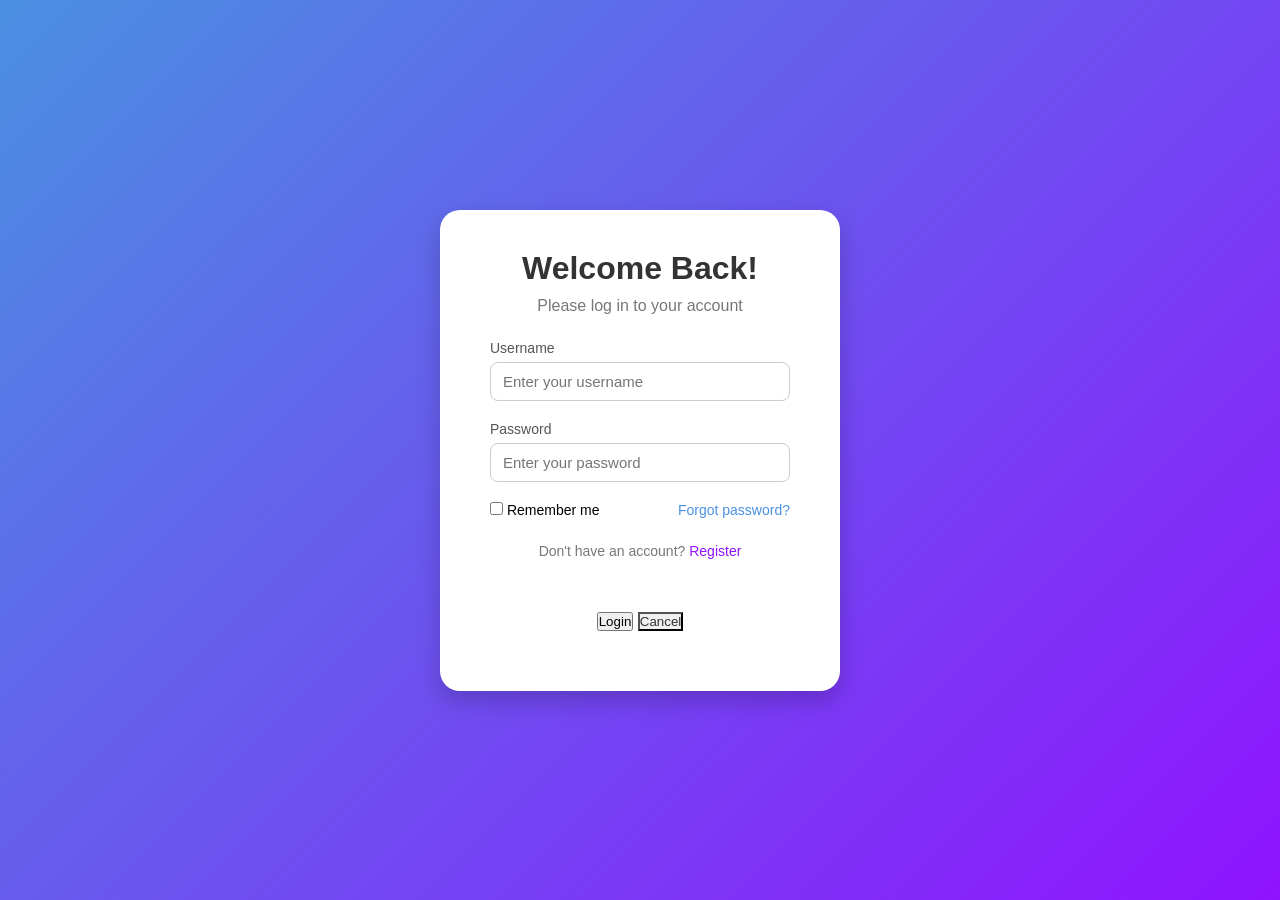
<file: index.html>
<!DOCTYPE html>
<html lang="en">
<head>
  <meta charset="UTF-8">
  <meta name="viewport" content="width=device-width, initial-scale=1.0">
  <title>Login Form</title>
  <link rel="stylesheet" href="login.css">
</head>
<body>
  <div class="login-container">
    <div class="login-box">
      <h1>Welcome Back!</h1>
      <p>Please log in to your account</p>
      
      <form id="loginForm" action="#" method="POST" novalidate>
        <div class="input-group">
          <label for="username">Username</label>
          <input type="text" id="username" name="username" placeholder="Enter your username" required>
        </div>

        <div class="input-group">
          <label for="password">Password</label>
          <input type="password" id="password" name="password" placeholder="Enter your password" required>
        </div>

        <div class="options">
          <label>
            <input type="checkbox" name="remember"> Remember me
          </label>
          <a href="#" class="forgot-password">Forgot password?</a>
        </div>

        <div class="signup-link">
          <p>Don't have an account? <a href="REGISTRATION.HTML">Register</a></p> 
        </div>

        <div class="button-style">
          <div id="loginError" role="alert" aria-live="polite" style="color:#c72; margin-bottom:10px; display:none;"></div>
          <button type="submit" class="login-btn">Login</button>
          <button type="reset" class="login-btn small" style="margin-top:8px; background:#f0f0f0; color:#333; box-shadow:none;">Cancel</button>
        </div>
      </form>

      <script>
        (function () {
          const form = document.getElementById('loginForm');
          const username = document.getElementById('username');
          const password = document.getElementById('password');
          const errorEl = document.getElementById('loginError');

          function showError(msg) {
            errorEl.textContent = msg;
            errorEl.style.display = 'block';
          }

          function clearError() {
            errorEl.textContent = '';
            errorEl.style.display = 'none';
          }

          form.addEventListener('submit', function (e) {
            e.preventDefault();
            clearError();

            const userVal = (username.value || '').trim();
            const passVal = (password.value || '');

            if (userVal === 'admin' && passVal === 'admin') {
              window.location.href = 'HOMEPAGE.HTML';
            } else {
              showError('Incorrect username or password.');
              password.value = '';
              password.focus();
            }
          });

          username.addEventListener('input', clearError);
          password.addEventListener('input', clearError);
        })();
      </script>
    </div>
  </div>
</body>
</html>
</file>
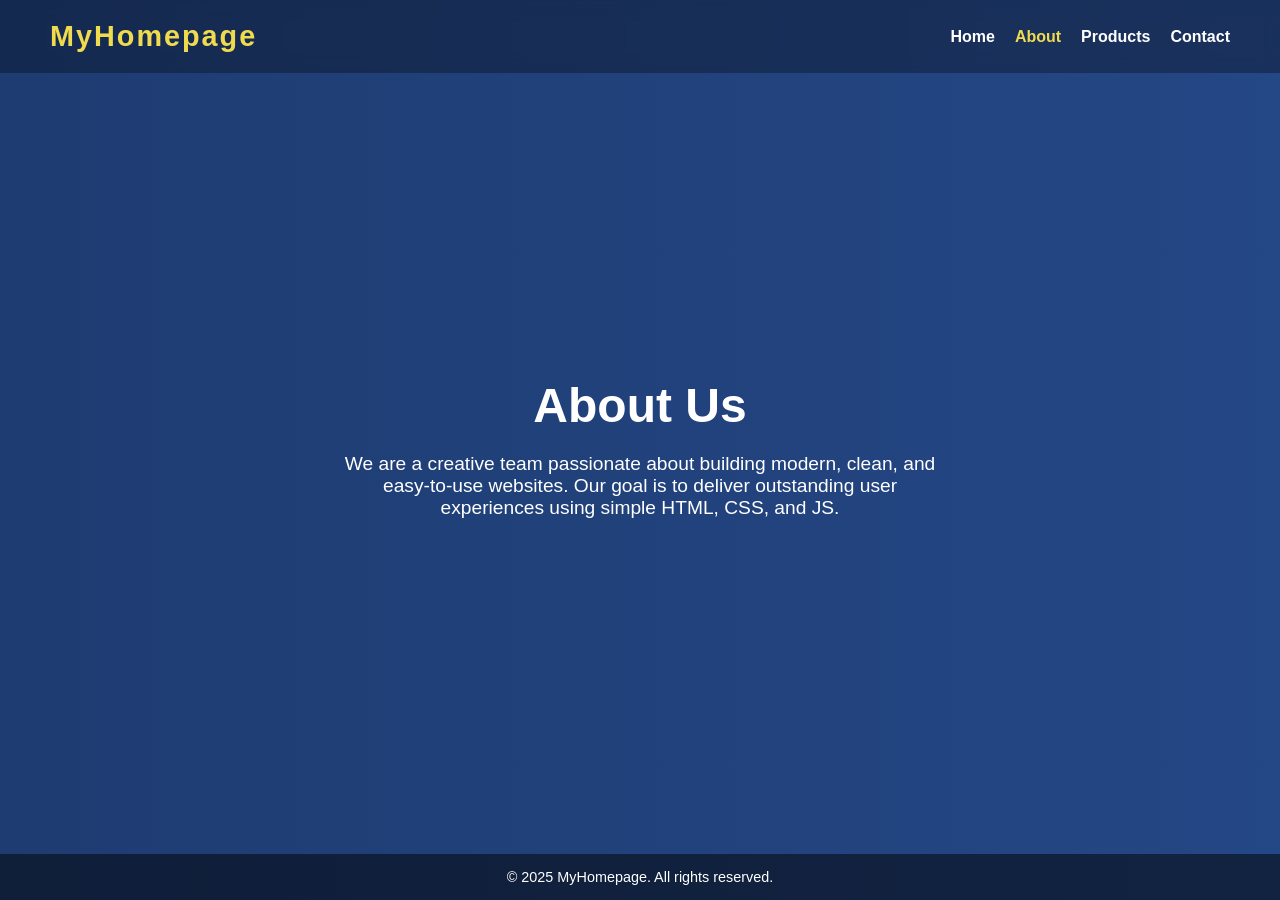
<file: about.html>
<!DOCTYPE html>
<html lang="en">
<head>
  <meta charset="UTF-8">
  <meta name="viewport" content="width=device-width, initial-scale=1.0">
  <title>About Us</title>
  <link rel="stylesheet" href="homepage.css">
</head>
<body>

<header>
  <h1>MyHomepage</h1>
  <nav>
    <ul>
      <li><a href="HOMEPAGE.HTML">Home</a></li>
      <li><a href="ABOUT.HTML" style="color:#f0db4f;">About</a></li>
      <li><a href="PRODUCTS.HTML">Products</a></li>
      <li><a href="contact.html">Contact</a></li>
    </ul>
  </nav>
</header>

<section class="hero">
  <h2>About Us</h2>
  <p>
    We are a creative team passionate about building modern, clean,  
    and easy-to-use websites. Our goal is to deliver outstanding  
    user experiences using simple HTML, CSS, and JS.
  </p>
</section>

<footer>
  &copy; 2025 MyHomepage. All rights reserved.
</footer>

</body>
</html>
</file>
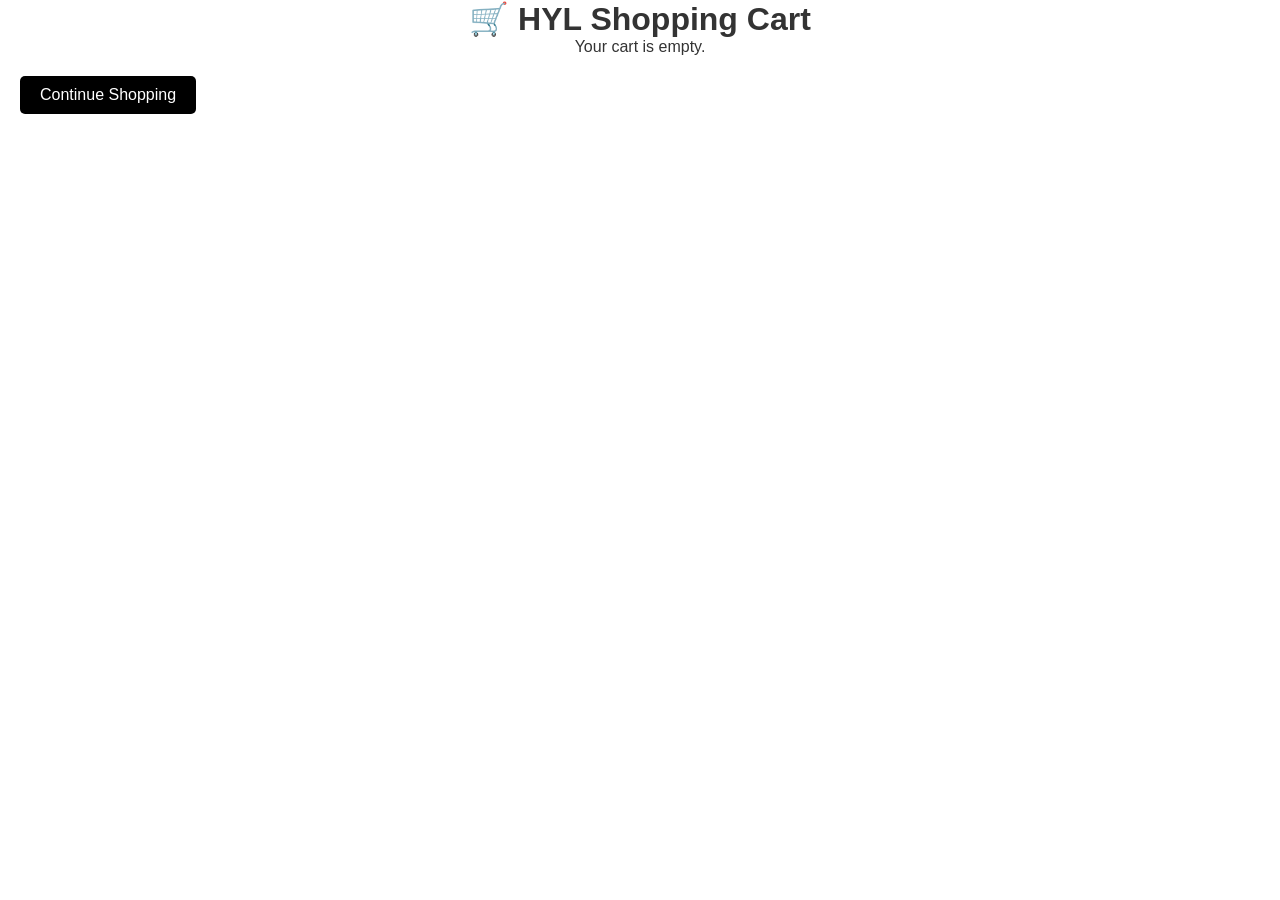
<file: cart.html>
<!DOCTYPE html>
<html lang="en">
<head>
<meta charset="UTF-8">
<title>Your Cart</title>
<link rel="stylesheet" href="product.css">
</head>
<body>

<h1 style="text-align:center;">🛒 HYL Shopping Cart</h1>

<div id="cart-list"></div>

<script>
let cart = JSON.parse(localStorage.getItem("cart") || "[]");

document.getElementById("cart-list").innerHTML =
  cart.length === 0
  ? "<p style='text-align:center;'>Your cart is empty.</p>"
  : cart.map(item => `
      <div class="cart-item">
        <img src="${item.img}" class="cart-img">
        <div>
          <h3>${item.name}</h3>
          <p class="price">₱${item.price}</p>
        </div>
        
      </div>
    `).join("");
   

</script>
 <a href="PRODUCTS.HTML" class="bck-btn">Continue Shopping</a>
</body>
</html>
</file>
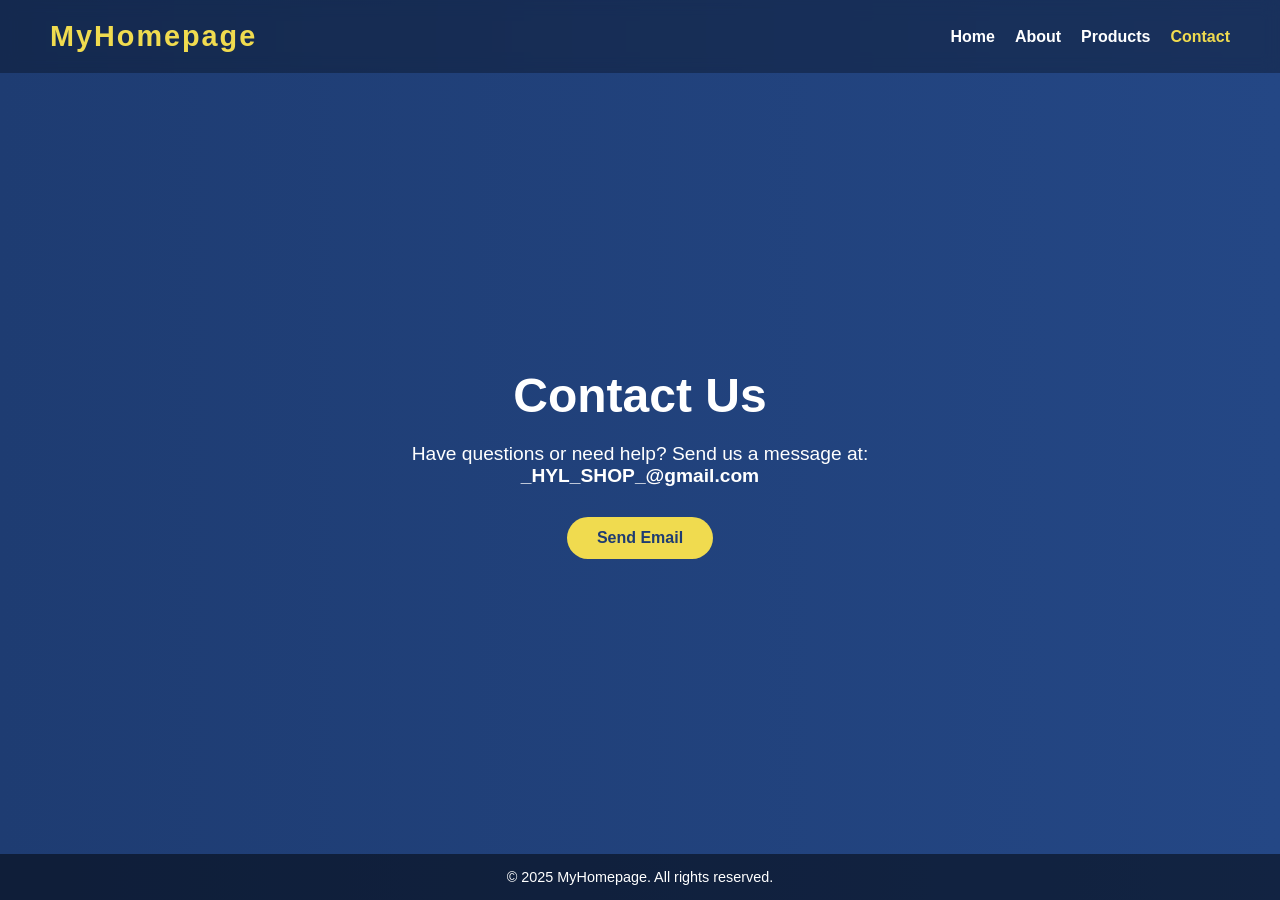
<file: contact.html>
<!DOCTYPE html>
<html lang="en">
<head>
  <meta charset="UTF-8">
  <meta name="viewport" content="width=device-width, initial-scale=1.0">
  <title>Contact Us</title>
  <link rel="stylesheet" href="homepage.css">
</head>
<body>

<header>
  <h1>MyHomepage</h1>
  <nav>
    <ul>
      <li><a href="HOMEPAGE.HTML">Home</a></li>
      <li><a href="about.html">About</a></li>
      <li><a href="PRODUCTS.HTML">Products</a></li>
      <li><a href="contact.html" style="color:#f0db4f;">Contact</a></li>
    </ul>
  </nav>
</header>

<section class="hero">
  <h2>Contact Us</h2>
  <p>
    Have questions or need help?  
    Send us a message at: <b_HYL_SHOP_r><br>
    <strong>_HYL_SHOP_@gmail.com</strong>
  </p>
  <a href="_HYL_SHOP_@gmail.com" class="btn">Send Email</a>
</section>

<footer>
  &copy; 2025 MyHomepage. All rights reserved.
</footer>

</body>
</html>
</file>
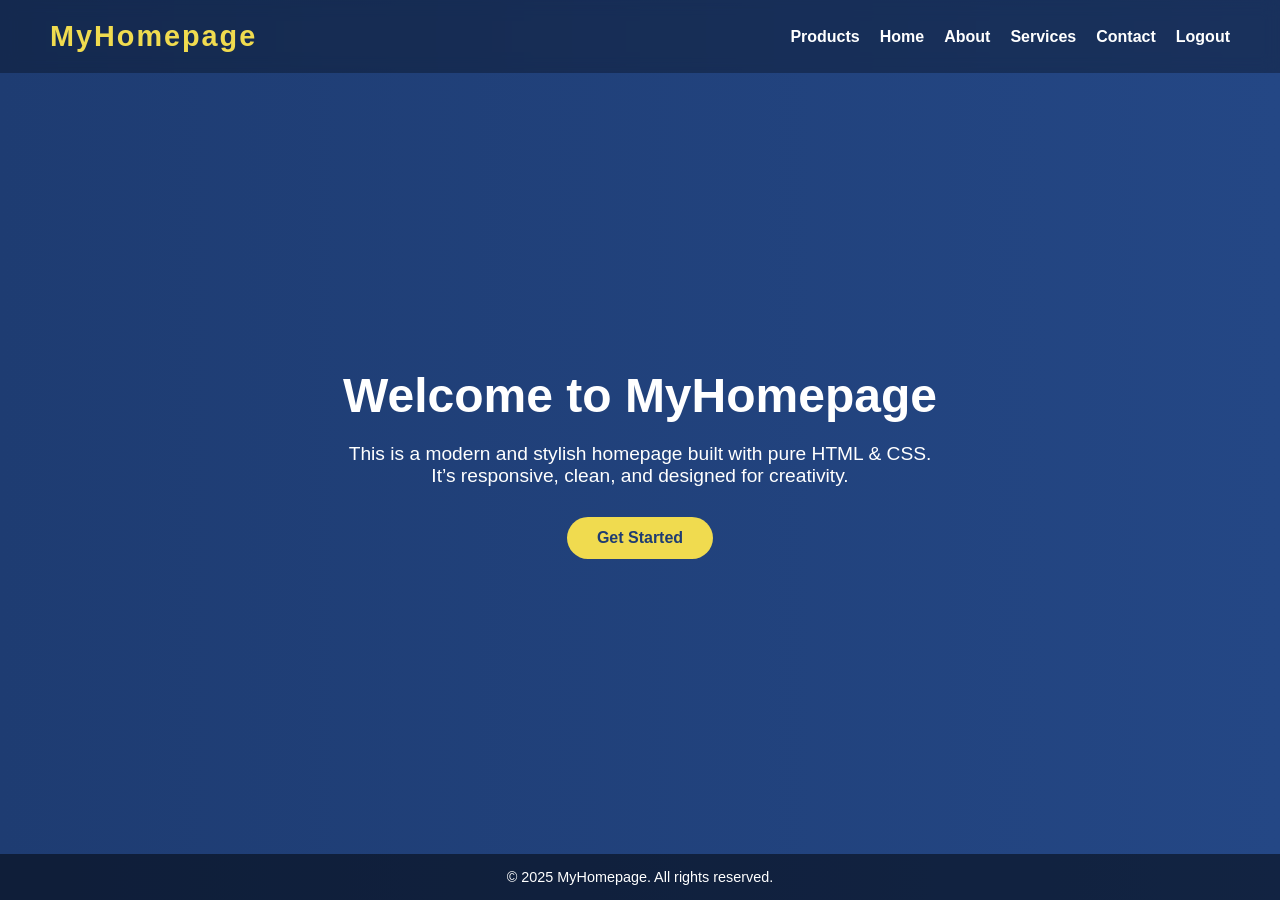
<file: homepage.html>
<!DOCTYPE html>
<html lang="en">
<head>
  <meta charset="UTF-8">
  <meta name="viewport" content="width=device-width, initial-scale=1.0">
  <title>Creative Homepage</title>
  <link rel="stylesheet" href="homepage.css">
</head>
<body>
  <header>
    <h1>MyHomepage</h1>
    <nav>
      <ul>
     
        <li><a href="PRODUCTS.HTML">Products</a></li>
        <li><a href="HOMEPAGE.HTML">Home</a></li>
        <li><a href="ABOUT.HTML">About</a></li>
        <li><a href="HOMEPAGE.HTML">Services</a></li>
        <li><a href="CONTACT.HTML">Contact</a></li>
        <li><a href="LOGIN.HTML">Logout</a></li>
        
      </ul>
    </nav>
  </header>

  <section class="hero">
    <h2>Welcome to MyHomepage</h2>
    <p>
      This is a modern and stylish homepage built with pure HTML & CSS. 
      It’s responsive, clean, and designed for creativity.
    </p>
    <a href="#" class="btn">Get Started</a>
  </section>

  <footer>
    &copy; 2025 MyHomepage. All rights reserved.
  </footer>
</body>
</html>
</file>
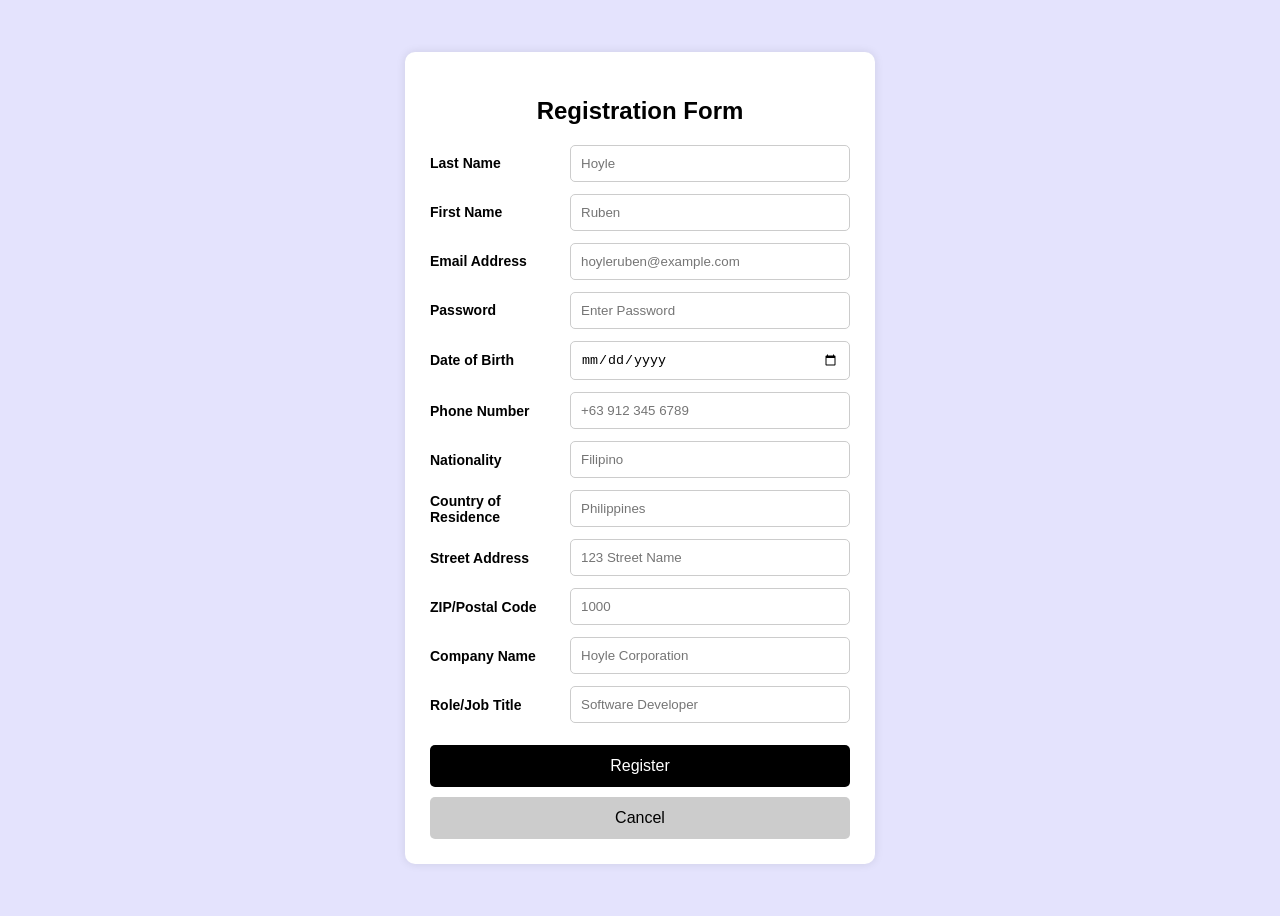
<file: registration.html>
<!DOCTYPE html>
<html lang="en">
<head>
<meta charset="UTF-8">
<meta name="viewport" content="width=device-width, initial-scale=1.0">
<title>Minimalist Registration Form</title>

<style>
    body {
        font-family: Arial, sans-serif;
        background: #e4e3fd;
        display: flex;
        justify-content: center;
        align-items: center;
        height: 100vh;
    }

    .container {
        background: #ffffff;
        padding: 25px;
        width: 420px;
        border-radius: 10px;
        box-shadow: 0 0 10px rgba(0,0,0,0.1);
    }

    h2 {
        text-align: center;
        margin-bottom: 20px;
        font-weight: 600;
    }

    .form-group {
        display: flex;
        align-items: center;
        margin-bottom: 12px;
    }

    .form-group label {
        width: 140px;
        font-size: 14px;
        font-weight: bold;
    }

    .form-group input {
        flex: 1;
        padding: 10px;
        border: 1px solid #ccc;
        border-radius: 5px;
        transition: 0.3s;
    }

    .form-group input:focus {
        border-color: #000;
    }

    .btn {
        width: 100%;
        padding: 12px;
        margin-top: 10px;
        border: none;
        border-radius: 5px;
        cursor: pointer;
        font-size: 16px;
    }

    .register-btn {
        background: #000;
        color: #fff;
    }

    .cancel-btn {
        background: #ccc;
    }

    .success-message {
        display: none;
        text-align: center;
        color: green;
        font-weight: bold;
        margin-bottom: 10px;
    }
</style>
</head>
<body>

<div class="container">
    <h2>Registration Form</h2>

    <div class="success-message" id="successMessage">You Are Successfully Register!</div>

    <form id="registrationForm">

        <div class="form-group">
            <label>Last Name</label>
            <input type="text" id="lname" placeholder="Hoyle">
        </div>

        <div class="form-group">
            <label>First Name</label>
            <input type="text" id="fname" placeholder="Ruben">
        </div>

        <div class="form-group">
            <label>Email Address</label>
            <input type="email" id="email" placeholder="hoyleruben@example.com">
        </div>

        <div class="form-group">
            <label>Password</label>
            <input type="password" id="password" placeholder="Enter Password">
        </div>

        <div class="form-group">
            <label>Date of Birth</label>
            <input type="date" id="dob">
        </div>

        <div class="form-group">
            <label>Phone Number</label>
            <input type="text" id="phone" placeholder="+63 912 345 6789">
        </div>

        <div class="form-group">
            <label>Nationality</label>
            <input type="text" id="nationality" placeholder="Filipino">
        </div>  

        <div class="form-group">
            <label>Country of Residence</label>
            <input type="text" id="country" placeholder="Philippines">
        </div>

        <div class="form-group">
            <label>Street Address</label>
            <input type="text" id="address" placeholder="123 Street Name">
        </div>

        <div class="form-group">
            <label>ZIP/Postal Code</label>
            <input type="text" id="zip" placeholder="1000">
        </div>

        <div class="form-group">
            <label>Company Name</label>
            <input type="text" id="company" placeholder="Hoyle Corporation">
        </div>

        <div class="form-group">
            <label>Role/Job Title</label>
            <input type="text" id="job" placeholder="Software Developer">
        </div>

        <button type="button" class="btn register-btn" onclick="registerUser()">Register</button>
        <button type="button" class="btn cancel-btn" onclick="cancelRegister()">Cancel</button>
    </form>
</div>

<script>
function registerUser() {
    let inputs = document.querySelectorAll("input");
    let isValid = true;

    inputs.forEach(input => {
        if (input.value.trim() === "") {
            input.value = "";
            input.placeholder = "Required Field!";
            input.style.borderColor = "red";
            isValid = false;
        } else {
            input.style.borderColor = "#ccc";
        }
    });

    if (!isValid) return;

    document.getElementById("successMessage").style.display = "block";

    setTimeout(() => {
        window.location.href = "LOGIN.HTML"; 
    }, 2000);
}

function cancelRegister() {
    window.location.href = "LOGIN.HTML"; 
}
</script>

</body>
</html>
</file>
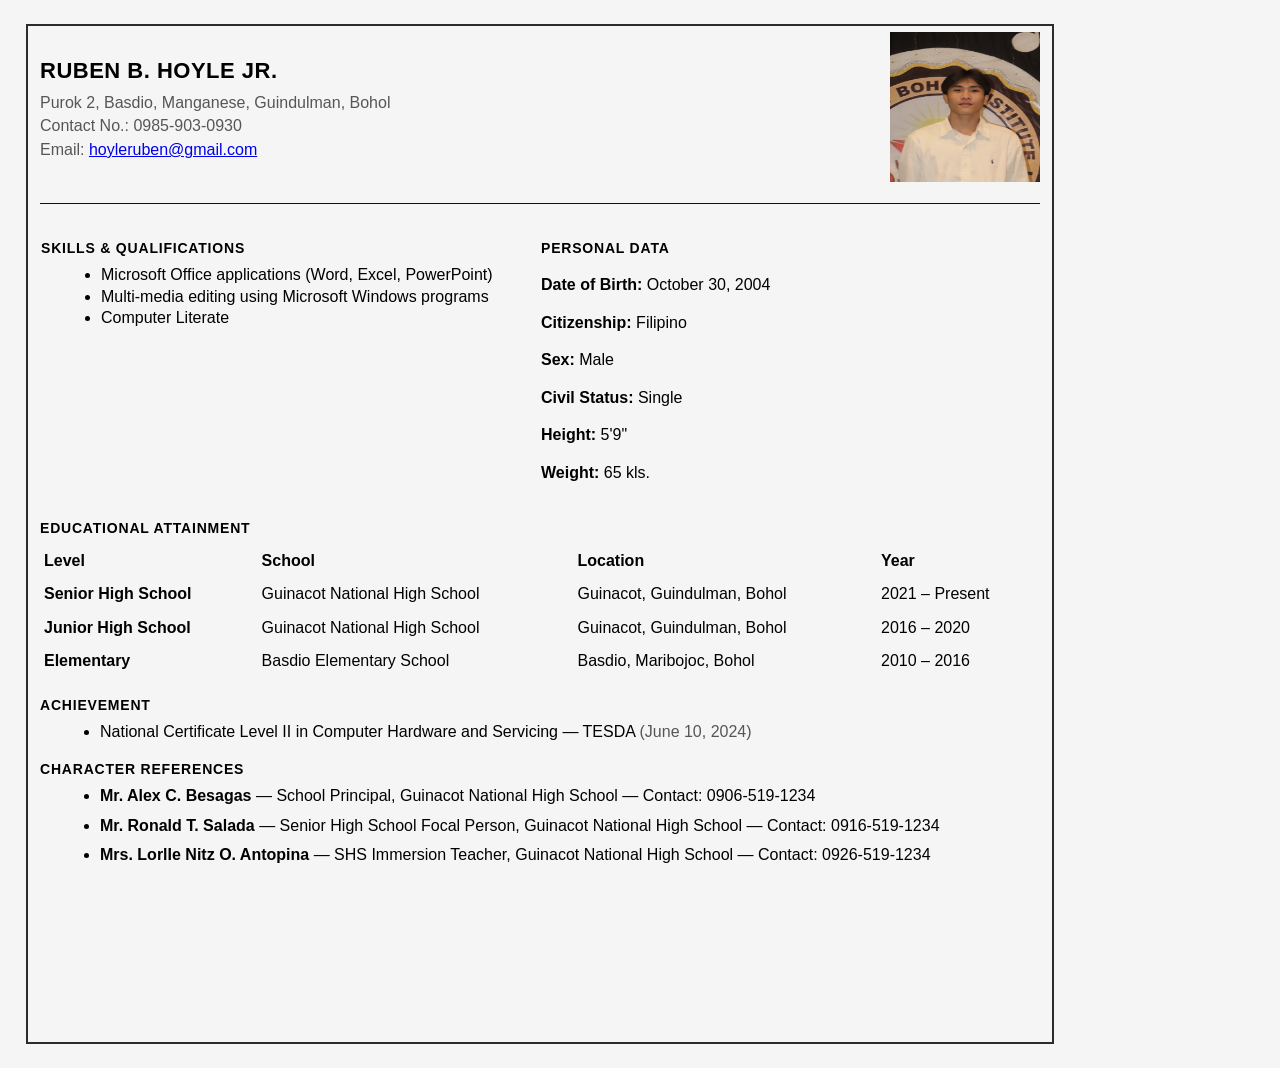
<file: resume.html>
<!DOCTYPE html>
<html lang="en">
<head>
  <meta charset="UTF-8" />
  <meta name="viewport" content="width=device-width, initial-scale=1" />
    <link rel="stylesheet" href="resume.css">
  <title>RUBEN B. HOYLE JR. - Resume</title>

</head>
<body>

  <fieldset style="width: 1000px; height: 1000px; border: 2px solid rgb(47, 43, 43); align-items: center;">
  
  <div class="top">
    <div class="left">
      <h1>RUBEN B. HOYLE JR.</h1>
      <p class="muted">Purok 2, Basdio, Manganese, Guindulman, Bohol</p>
      <p class="muted">Contact No.: 0985-903-0930</p>
      <p class="muted">Email: <a href="mailto:hoyleruben@gmail.com">hoyleruben@gmail.com</a></p>
    </div>
    <div class="right">

    <img src="PICTURE/ruben.jpg" width="150" height="150">
    </div>
  </div>

  <hr />

  <table class="two-col">
    <tr>
      <td>
        <h2>Skills &amp; Qualifications</h2>
        <ul>
          <li>Microsoft Office applications (Word, Excel, PowerPoint)</li>
          <li>Multi-media editing using Microsoft Windows programs</li>
          <li>Computer Literate</li>
        </ul>
      </td>
      <td>
        <h2>Personal Data</h2>
        <p><span class="label">Date of Birth:</span> October 30, 2004</p>
        <p><span class="label">Citizenship:</span> Filipino</p>
        <p><span class="label">Sex:</span> Male</p>
        <p><span class="label">Civil Status:</span> Single</p>
        <p><span class="label">Height:</span> 5'9"</p>
        <p><span class="label">Weight:</span> 65 kls.</p>
      </td>
    </tr>
  </table>

  
  <h2>Educational Attainment</h2>
  <table class="edu-table">
    <thead>
      <tr>
        <th>Level</th>
        <th>School</th>
        <th>Location</th>
        <th>Year</th>
      </tr>
    </thead>
    <tbody>
      <tr>
        <td><strong>Senior High School</strong></td>
        <td>Guinacot National High School</td>
        <td>Guinacot, Guindulman, Bohol</td>
        <td>2021 – Present</td>
      </tr>
      <tr>
        <td><strong>Junior High School</strong></td>
        <td>Guinacot National High School</td>
        <td>Guinacot, Guindulman, Bohol</td>
        <td>2016 – 2020</td>
      </tr>
      <tr>
        <td><strong>Elementary</strong></td>
        <td>Basdio Elementary School</td>
        <td>Basdio, Maribojoc, Bohol</td>
        <td>2010 – 2016</td>
      </tr>
    </tbody>
  </table>

  
  <h2>Achievement</h2>
  <ul>
    <li>
      National Certificate Level II in Computer Hardware and Servicing — TESDA
      <span class="muted"> (June 10, 2024)</span>
    </li>
  </ul>

  
  <h2>Character References</h2>
  <ul class="refs">
    <li>
      <strong>Mr. Alex C. Besagas</strong> — School Principal, Guinacot National High School —
      Contact: 0906-519-1234
    </li>
    <li>
      <strong>Mr. Ronald T. Salada</strong> — Senior High School Focal Person, Guinacot National High School —
      Contact: 0916-519-1234
    </li>
    <li>
      <strong>Mrs. LorlIe Nitz O. Antopina</strong> — SHS Immersion Teacher, Guinacot National High School —
      Contact: 0926-519-1234
    </li>
  </ul>
  </fieldset>
</body>
</html>
</file>
<file: login.css>
* {
  margin: 0;
  padding: 0;
  box-sizing: border-box;
  font-family: "Poppins", sans-serif;
}


body {
  background: linear-gradient(135deg, #4a90e2, #9013fe);
  height: 100vh;
  display: flex;
  align-items: center;
  justify-content: center;
  animation: fadeBg 6s infinite alternate;
}


.login-container {
  display: flex;
  justify-content: center;
  align-items: center;
  width: 100%;
  padding: 20px;
}

.login-box {
  background: #fff;
  padding: 40px 50px;
  border-radius: 20px;
  box-shadow: 0 10px 25px rgba(0, 0, 0, 0.2);
  width: 100%;
  max-width: 400px;
  text-align: center;
 animation: fadeSlide 1s ease forwards;
transform: translateY(50px);
opacity: 0;
}

.login-box h1 {
  margin-bottom: 10px;
  color: #333;
}

.login-box p {
  color: #777;
  margin-bottom: 25px;
}

.input-group {
  text-align: left;
  margin-bottom: 20px;
}

.input-group label {
  font-size: 14px;
  color: #555;
  display: block;
  margin-bottom: 6px;
}

.input-group input {
  width: 100%;
  padding: 10px 12px;
  border: 1px solid #ccc;
  border-radius: 8px;
  outline: none;
  font-size: 15px;
  transition: 0.3s;
}

.input-group input:focus {
  border-color: #4a90e2;
  box-shadow: 0 0 5px rgba(74, 144, 226, 0.5);
    animation: inputGlow 0.4s ease forwards;
    outline: none;
}

.options {
  display: flex;
  justify-content: space-between;
  align-items: center;
  font-size: 14px;
  margin-bottom: 25px;
}

.options a {
  color: #4a90e2;
  text-decoration: none;
  transition: 0.3s;
}

.options a:hover {
  text-decoration: underline;
}

 .button-style{
      padding: 20px 20px;
      text-align: center;
      border-radius: 30px;
      
      
    }
    button:hover {
      background-color: rgb(69, 66, 66);
      color: white;
      transform: scale(1.1);
      animation: buttonPop 0.2s ease forwards;
    }


.signup-link {
  margin-top: 10px;
  font-size: 14px;
}

.signup-link a {
  color: #9013fe;
  text-decoration: none;
  font-weight: 500;
  transition: 0.3s;
}

.signup-link a:hover {
  text-decoration: underline;
}
@keyframes fadeSlide {
    0% {
        opacity: 0;
        transform: translateY(30px);
    }
    100% {
        opacity: 1;
        transform: translateY(0);
    }
}

@keyframes inputGlow {
    0% { box-shadow: 0 0 0 rgba(0,0,0,0); }
    100% { box-shadow: 0 0 12px rgba(255,255,255,0.4); }
}

@keyframes buttonPop {
    0% { transform: scale(1); }
    100% { transform: scale(1.05); }
}

@media (max-width: 480px) {
  .login-box {
    padding: 30px 25px;
  }

  .login-box h1 {
    font-size: 22px;
  }

  .login-btn {
    font-size: 14px;
  }
}
</file>
<file: homepage.css>
* {
      margin: 0;
      padding: 0;
      box-sizing: border-box;
      font-family: 'Poppins', sans-serif;
    }

    body {
      background: linear-gradient(270deg, #1e3c72, #2a5298, #1e3c72);
      background-size: 400% 400%;
      color: #fff;
      min-height: 100vh;
      display: flex;
      flex-direction: column;
      animation: gradientShift 10s ease infinite; /* Animation #1 */
    }

    header {
      display: flex;
      justify-content: space-between;
      align-items: center;
      padding: 20px 50px;
      background: rgba(0, 0, 0, 0.3);
      backdrop-filter: blur(8px);
      position: sticky;
      top: 0;
    }

    header h1 {
      font-size: 1.8rem;
      letter-spacing: 2px;
      color: #f0db4f;
      animation: fadeInDown 1s ease forwards; /* Animation #2 */
    }

    nav ul {
      display: flex;
      list-style: none;
      gap: 20px;
    }

    nav ul li a {
      text-decoration: none;
      color: #fff;
      font-weight: bold;
      transition: color 0.3s;
    }

    nav ul li a:hover {
      color: #f0db4f;
    }

    .hero {
      flex: 1;
      display: flex;
      flex-direction: column;
      justify-content: center;
      align-items: center;
      text-align: center;
      padding: 0 20px;
    }

    .hero h2 {
      font-size: 3rem;
      margin-bottom: 20px;
      animation: fadeInDown 1s ease; /* Animation #2 */
    }

    .hero p {
      font-size: 1.2rem;
      max-width: 600px;
      margin-bottom: 30px;
      animation: fadeInUp 1.5s ease; /* Animation #3 */
    }

    .btn {
      background: #f0db4f;
      color: #1e3c72;
      padding: 12px 30px;
      border-radius: 30px;
      text-decoration: none;
      font-weight: bold;
      transition: transform 0.3s, background 0.3s;
      animation: pulse 2s infinite; /* Animation #4 */
    }

    .btn:hover {
      background: #ffe75c;
      transform: scale(1.05);
    }

    footer {
      text-align: center;
      padding: 15px;
      background: rgba(0,0,0,0.5);
      font-size: 0.9rem;
    }

    
    @keyframes gradientShift {
      0% { background-position: 0% 50%; }
      50% { background-position: 100% 50%; }
      100% { background-position: 0% 50%; }
    }

    /* 2. Fade in from top */
    @keyframes fadeInDown {
      from { opacity: 0; transform: translateY(-40px); }
      to { opacity: 1; transform: translateY(0); }
    }

    /* 3. Fade in from bottom */
    @keyframes fadeInUp {
      from { opacity: 0; transform: translateY(40px); }
      to { opacity: 1; transform: translateY(0); }
    }

    /* 4. Button pulse effect */
    @keyframes pulse {
      0% { transform: scale(1); box-shadow: 0 0 0 0 rgba(240, 219, 79, 0.7); }
      70% { transform: scale(1.05); box-shadow: 0 0 20px 10px rgba(240, 219, 79, 0); }
      100% { transform: scale(1); box-shadow: 0 0 0 0 rgba(240, 219, 79, 0); }
    }

    /* Responsive */
    @media (max-width: 768px) {
      header {
        flex-direction: column;
      }
      nav ul {
        flex-wrap: wrap;
        justify-content: center;
      }
      .hero h2 {
        font-size: 2.3rem;
      }
    }
</file>
<file: product.css>
* {
    box-sizing: border-box;
    margin: 0;
    padding: 0;
  }

  body {
    font-family: Arial, sans-serif;
    background: #fff;
    color: #333;
  }

 
  .info-bar {
    background: #111;
    color: #b5ff92;
    font-size: 14px;
    display: flex;
    justify-content: space-around;
    padding: 6px 0;
  }
  .info-item {
    display: flex;
    align-items: center;
    gap: 4px;
  }
  .info-item svg {
    fill: #b5ff92;
    width: 16px;
    height: 16px;
  }

 
  header {
    background-color: #df3232;
    display: flex;
    align-items: center;
    padding: 10px 20px;
    color: white;
    gap: 15px;
  }
  .logo {
    background: #f68b1e;
    padding: 6px 10px;
    font-weight: bold;
    border-radius: 4px;
    cursor: pointer;
    flex-shrink: 0;
  }
  nav {
    display: flex;
    gap: 15px;
    font-size: 14px;
  }
  nav .category-hover:hover {
    text-decoration: underline;
    cursor: pointer;
  }
  .search-bar {
    flex-grow: 1;
    position: relative;
  }
  .search-bar input {
    width: 100%;
    border-radius: 20px;
    border: none;
    padding: 6px 40px 6px 15px;
    font-size: 14px;
  }
  .search-bar button {
    position: absolute;
    right: 6px;
    top: 50%;
    transform: translateY(-50%);
    background: #111;
    border: none;
    border-radius: 15px;
    width: 28px;
    height: 28px;
    cursor: pointer;
  }
  .search-bar button svg {
    fill: white;
    width: 14px;
    height: 14px;
  }
  .header-right {
    display: flex;
    gap: 15px;
    font-size: 14px;
  }
  .header-right div {
    cursor: pointer;
  }

  .interest-section {
    max-width: 1200px;
    margin: 20px auto 10px;
    padding: 0 20px;
    text-align: center;
  }
  .interest-title {
    font-weight: 900;
    font-size: 20px;
  }
  .interest-sale-text {
    color: #df3232;
    font-weight: 700;
    margin-bottom: 2px;
  }
  .interest-buttons {
    margin-top: 15px;
    display: flex;
    justify-content: center;
    gap: 12px;
    flex-wrap: wrap;
  }
  .interest-btn {
    border: 1px solid #888;
    border-radius: 30px;
    padding: 8px 18px;
    font-size: 14px;
    cursor: pointer;
    white-space: nowrap;
    background: #fff;
    transition: all 0.3s ease;
  }
  .interest-btn:hover,
  .interest-btn.active {
    border-color: #df3232;
    color: #df3232;
  }

  
  .product-grid {
    max-width: 1200px;
    margin: 0 auto 30px;
    display: grid;
    grid-template-columns: repeat(auto-fit,minmax(240px,1fr));
    gap: 20px;
    padding: 0 20px;
  }
  .product-card {
    border: 1px solid #ddd;
    border-radius: 6px;
    overflow: hidden;
    background: #fff;
    position: relative;
  }
  .ad-label {
    position: absolute;
    top: 8px;
    right: 8px;
    font-size: 12px;
    background: #ddd;
    color: #444;
    padding: 2px 5px;
    font-weight: bold;
    border-radius: 3px;
  }
  .product-image {
    width: 100%;
    height: 220px;
    object-fit: contain;
    background: #fafafa;
  }
  .product-info {
    padding: 12px 10px 14px;
    font-size: 13px;
  }
  .sale-label {
    background: #df3232;
    color: white;
    font-weight: 700;
    font-size: 12px;
    padding: 2px 5px;
    border-radius: 3px;
    display: inline-block;
    margin-bottom: 4px;
  }
  .local-label {
    font-size: 11px;
    border: 1px solid #28a745;
    border-radius: 3px;
    color: #28a745;
    padding: 1px 4px;
    margin-left: 6px;
    font-weight: 600;
  }
  .price {
    color: #df6262;
    font-weight: 700;
    margin-top: 2px;
    display: inline-block;
  }
  .old-price {
    text-decoration: line-through;
    color: #999;
    margin-left: 6px;
  }
  .sold-count {
    font-size: 11px;
    color: #a15b42;
    margin-left: 6px;
  }
  .tag-line {
    font-size: 11px;
    font-weight: 600;
    margin-top: 3px;
  }
  .tag-green {
    color: #28a745;
  }
  .rating {
    margin-top: 6px;
    color: #111;
  }
  .rating span {
    vertical-align: middle;
  }
  .rating-stars {
    color: #ffb400;
    margin-right: 4px;
  }
  .product-details {
    position: absolute;
    bottom: 7px;
    right: 6px;
    background: white;
    border: 1px solid #ddd;
    border-radius: 50%;
    padding: 5px;
    cursor: pointer;
  }
  .product-details:hover {
    background: #df3232;
    border-color: #df3232;
  }
  .product-details svg {
    width: 18px;
    height: 18px;
    fill: #777;
  }
  .product-details:hover svg {
    fill: white;
  }


  .details-wrapper {
  display: flex;
  gap: 20px;
  background: #fff;
  padding: 20px;
  border-radius: 10px;
  margin: 20px;
}

.details-img {
  width: 500px;
  border-radius: 50px;
}

.details-info {
  max-width: 500px;
}

.price-big {
  font-size: 30px;
  color: orange;
  font-weight: bold;
}

.add-cart-btn {
  margin-top: 10px;
  background: rgb(208, 68, 26);
  padding: 12px 25px;
  border-radius: 8px;
  border: none;
  font-size: 18px;
  color: white;
  cursor: pointer;
}

.cart-item {
  display: flex;
  gap: 15px;
  background: #cdf0f197;
  padding: 15px;
  margin: 10px 20px;
  border-radius: 20px;
}

.cart-img {
  width: 120px;
  border-radius: 10px;
}

.back-btn {
            display: inline-block;  
            padding: 12px 25px;
            background: rgb(208, 68, 26);
            color: white;
            text-decoration: none;
            border: none;
            font-size: 18px;
            border-radius: 8px;
            transition: background 0.3s; /* Smooth hover effect */
        }

        .back-btn:hover {
            background: gray;
            color: white;
        
}
 .bck-btn {
            display: inline-block;
            margin-top: 20px;
             margin-left: 20px ;
            padding: 10px 20px;
            background: black;
            color: white;
            text-decoration: none;
            border-radius: 5px;
            transition: background 0.3s; /* Smooth hover effect */
        }

        .back-btn:hover {
            background: gray;
            color: white;
        }
</file>
<file: resume.css>
body { 
        font-family: Arial, Helvetica, sans-serif; 
        margin: 24px;
        line-height: 1.35;
        background: whitesmoke;
        color: dark gray;
    }
    .top { 
        display: table; 
        width: 100%; 
    }
    .left, .right { 
        display: table-cell;
        vertical-align: middle; 
    }
    .right { 
        width: 120px; 
        text-align: right;
     }
    img.photo {
         width: 110px; 
         height: 110px; 
         object-fit: cover;
        border-radius: 6px;
         }

    h1 {
         font-size: 22px; 
         margin: 0 0 6px;
          letter-spacing: .5px;
         }

    .muted {
         color: rgb(88, 85, 85); 
         margin: 2px 0;
         }
    hr {
        font: optional;
         border: 0;
          border-top: 1px solid rgb(18, 16, 16);
           margin: 16px 0;
         }
         
    h2 { 
        font-size: 14px;
         text-transform: uppercase;
          letter-spacing: .8px;
           margin: 18px 0 6px;
         }

    ul {
         margin: 6px 0 10px 20px; 
        }

    table.two-col {
         width: 100%;
          border-collapse: collapse;
         }

    table.two-col td {
         vertical-align: top;
          width: 50%; 
          padding-right: 16px; 
        }

    .label {
         font-weight: bold;
         }

    .edu-table { 
        width: 100%;
         border-collapse: collapse; 
        }

    .edu-table th, .edu-table td { 
        padding: 6px 4px; 
    }

    .edu-table th { 
        text-align: left;
     }

    .refs li { 
        margin-bottom: 8px; 
    }
    
    @media (max-width: 640px) 
    {
      .left, .right { display: block; width: 100%; text-align: left; }
      .right { margin-top: 8px; }
      table.two-col td { display: block; width: 100%; padding-right: 0; }
    }
</file>
